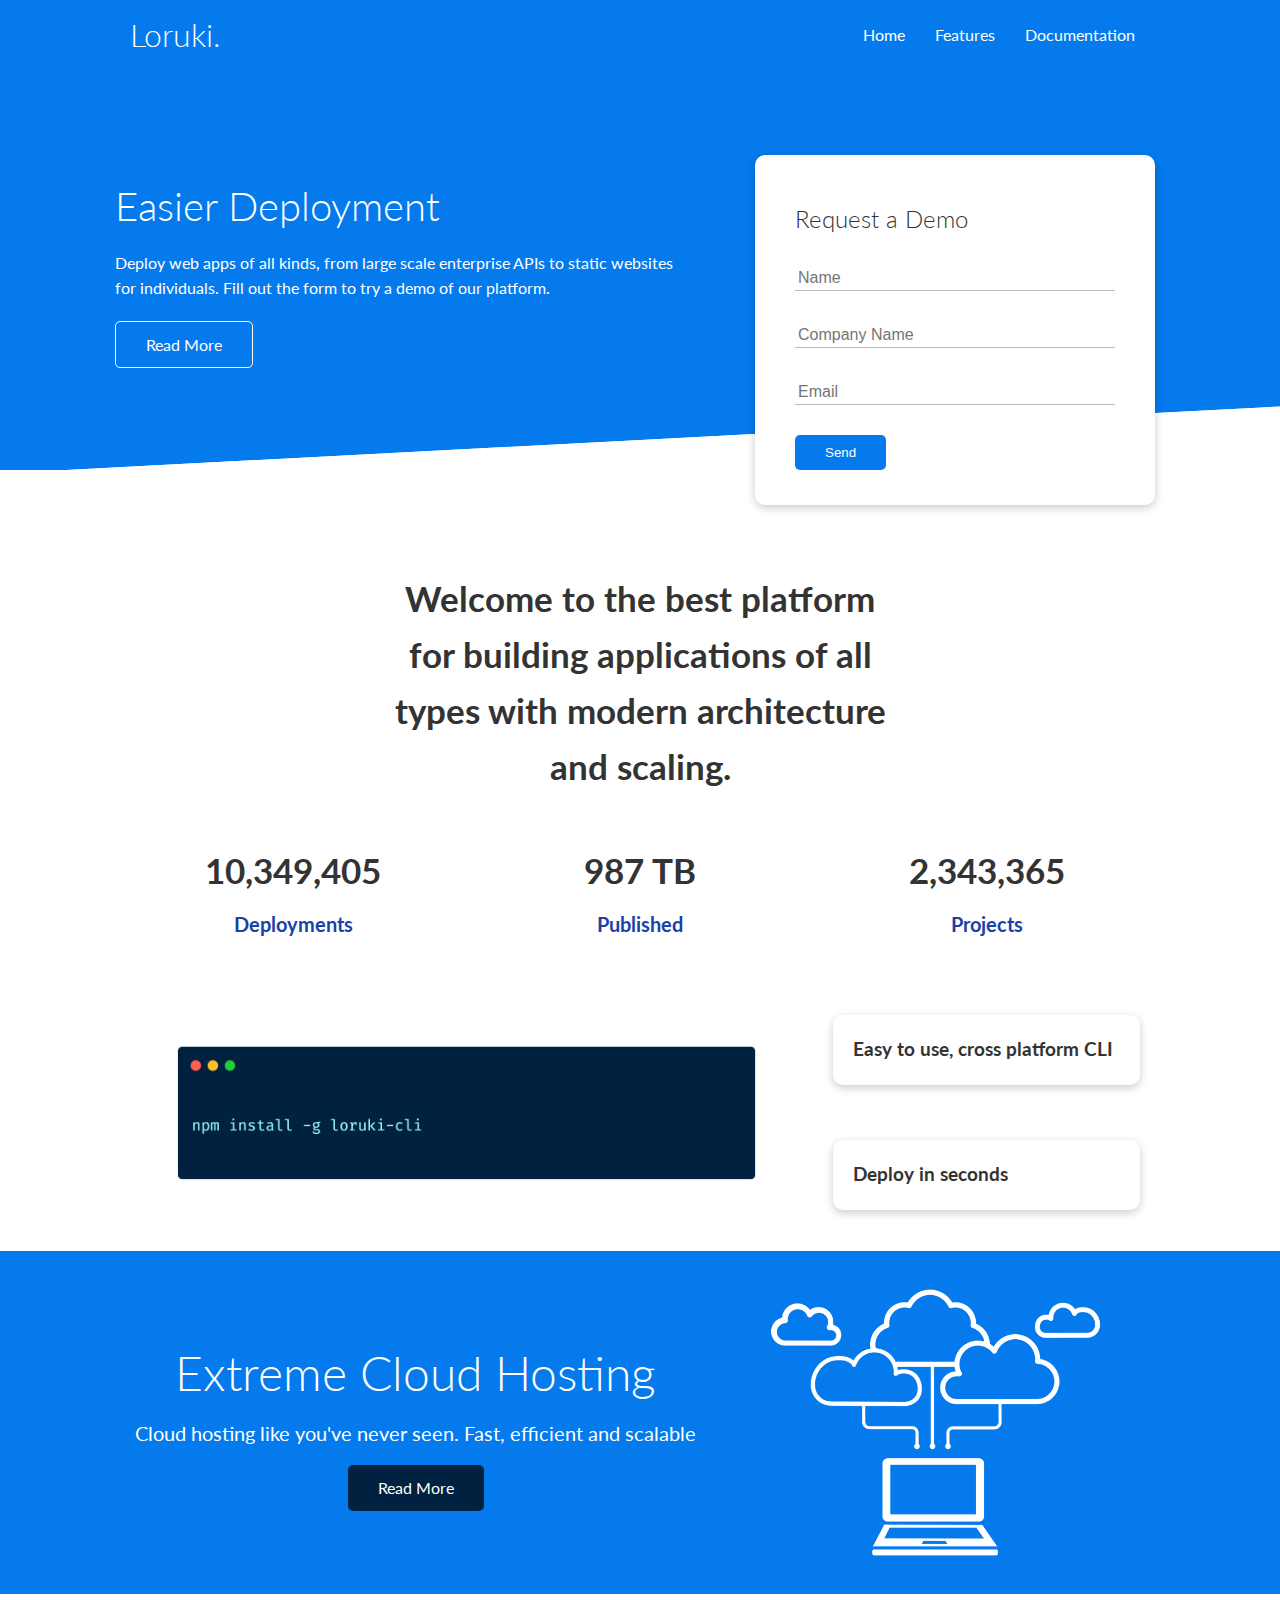
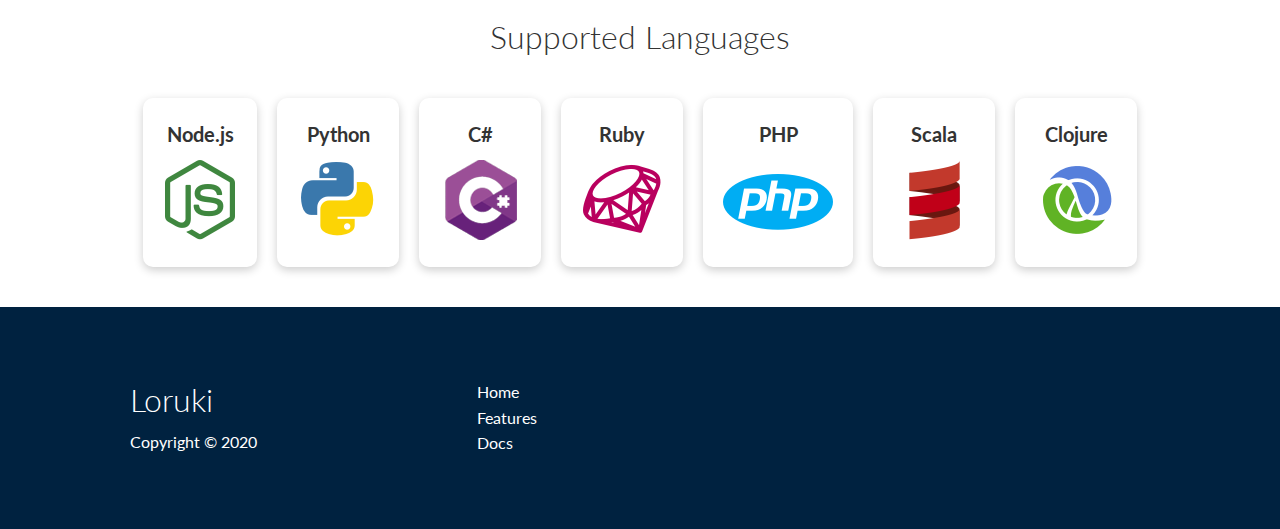
<file: index.html>
<!DOCTYPE html>
<html lang="en">
<head>
    <meta charset="UTF-8">
    <meta name="viewport" content="width=device-width, initial-scale=1.0">
    <link rel="stylesheet" href="https://cdnjs.cloudflare.com/ajax/libs/font-awesome/5.15.1/css/all.min.css" integrity="sha512-+4zCK9k+qNFUR5X+cKL9EIR+ZOhtIloNl9GIKS57V1MyNsYpYcUrUeQc9vNfzsWfV28IaLL3i96P9sdNyeRssA==" crossorigin="anonymous" />
    <link rel="stylesheet" href="css/utilities.css">
    <link rel="stylesheet" href="css/style.css">
    <title>Loruki | Cloud Hosting For Everyone</title>
</head>
<body>
    <!-- Navbar -->
    <div class="navbar">
        <div class="container flex">
            <h1 class="logo">Loruki.</h1>
            <nav>
                <ul>
                    <li><a href="index.html">Home</a></li>
                    <li><a href="features.html">Features</a></li>
                    <li><a href="docs.html">Documentation</a></li>
                </ul>
            </nav>
        </div>
    </div>

    <!-- Showcase -->
    <section class="showcase">
        <div class="container grid">
            <div class="showcase-text">
                <h1>Easier Deployment</h1>
                <p>Deploy web apps of all kinds, from large scale enterprise APIs to static websites for individuals. Fill out the form to try a demo of our platform.</p>
                <a href="features.html" class="btn btn-outline">Read More</a>
            </div>

            <div class="showcase-form card">
                <h2>Request a Demo</h2>
                <form name="contact" netlify>
                <!-- <form name="contact" method="POST" netlify-honeypot="bot-field" data-netlify="true">
                    <input type="hidden" name="form-name" value="contact">
                    <p class="hidden">
                        <label>Don't fill this out if you're human: <input name="bot-field" /></label>
                    </p> -->
                    <div class="form-control">
                        <input type="text" name="name" placeholder="Name" required>
                    </div>
                    <div class="form-control">
                        <input type="text" name="company" placeholder="Company Name" required>
                    </div>
                    <div class="form-control">
                        <input type="email" name="email" placeholder="Email" required>
                    </div>
                    <input type="submit" value="Send" class="btn btn-primary">
                </form>
            </div>
        </div>
    </section>

    <!-- Stats -->
    <section class="stats">
        <div class="container">
            <h3 class="stats-heading text-center my-1">
                Welcome to the best platform for building applications of all types with modern architecture and scaling.
            </h3>

            <div class="grid grid-3 text-center my-4">
                <div>
                    <i class="fas fa-server fa-3x"></i>
                    <h3>10,349,405</h3>
                    <p class="text-secondary">Deployments</p>
                </div>
                <div>
                    <i class="fas fa-upload fa-3x"></i>
                    <h3>987 TB</h3>
                    <p class="text-secondary">Published</p>
                </div>
                <div>
                    <i class="fas fa-project-diagram fa-3x"></i>
                    <h3>2,343,365</h3>
                    <p class="text-secondary">Projects</p>
                </div>
            </div>
        </div>
    </section>
    
    <!-- Cli -->
    <section class="cli">
        <div class="container grid">
            <img src="images/cli.png" alt="">
            <div class="card">
                <h3>Easy to use, cross platform CLI</h3>
            </div>
            <div class="card">
                <h3>Deploy in seconds</h3>
            </div>
        </div>
    </section>

    <!-- Cloud -->
    <section class="cloud bg-primary my-2 py-2">
        <div class="container grid">
            <div class="text-center">
                <h2 class="lg">Extreme Cloud Hosting</h2>
                <p class="lead my-1">Cloud hosting  like you've never seen. Fast, efficient and scalable</p>
                <a href="features.html" class="btn btn-dark">Read More</a>
            </div>
            <img src="images/cloud.png" alt="">
        </div>
    </section>

    <!-- Languages -->
    <section class="languages">
        <h2 class="md text-center my-2">
            Supported Languages
        </h2>
        <div class="container flex">
            <div class="card">
                <h4>Node.js</h4>
                <img src="images/logos/node.png" alt="">
            </div>
            <div class="card">
                <h4>Python</h4>
                <img src="images/logos/python.png" alt="">
            </div>
            <div class="card">
                <h4>C#</h4>
                <img src="images/logos/csharp.png" alt="">
            </div>
            <div class="card">
                <h4>Ruby</h4>
                <img src="images/logos/ruby.png" alt="">
            </div>
            <div class="card">
                <h4>PHP</h4>
                <img src="images/logos/php.png" alt="">
            </div>
            <div class="card">
                <h4>Scala</h4>
                <img src="images/logos/scala.png" alt="">
            </div>
            <div class="card">
                <h4>Clojure</h4>
                <img src="images/logos/clojure.png" alt="">
            </div>
        </div>
    </section>

    <!-- Footer -->
    <footer class="footer bg-dark py-5">
        <div class="container grid grid-3">
            <div>
                <h1>Loruki</h1>
                <p>Copyright &copy; 2020</p>  
            </div>
            <nav>
                <ul>
                    <li><a href="index.html">Home</a></li>
                    <li><a href="features.html">Features</a></li>
                    <li><a href="docs.html">Docs</a></li>
                </ul>
            </nav>
            <div class="social">
                <a href="#"><i class="fab fa-github fa-2x"></i></a>
                <a href="#"><i class="fab fa-facebook fa-2x"></i></a>
                <a href="#"><i class="fab fa-instagram fa-2x"></i></a>
                <a href="#"><i class="fab fa-twitter fa-2x"></i></a>
            </div>
        </div>
    </footer>
</body>
</html>
</file>
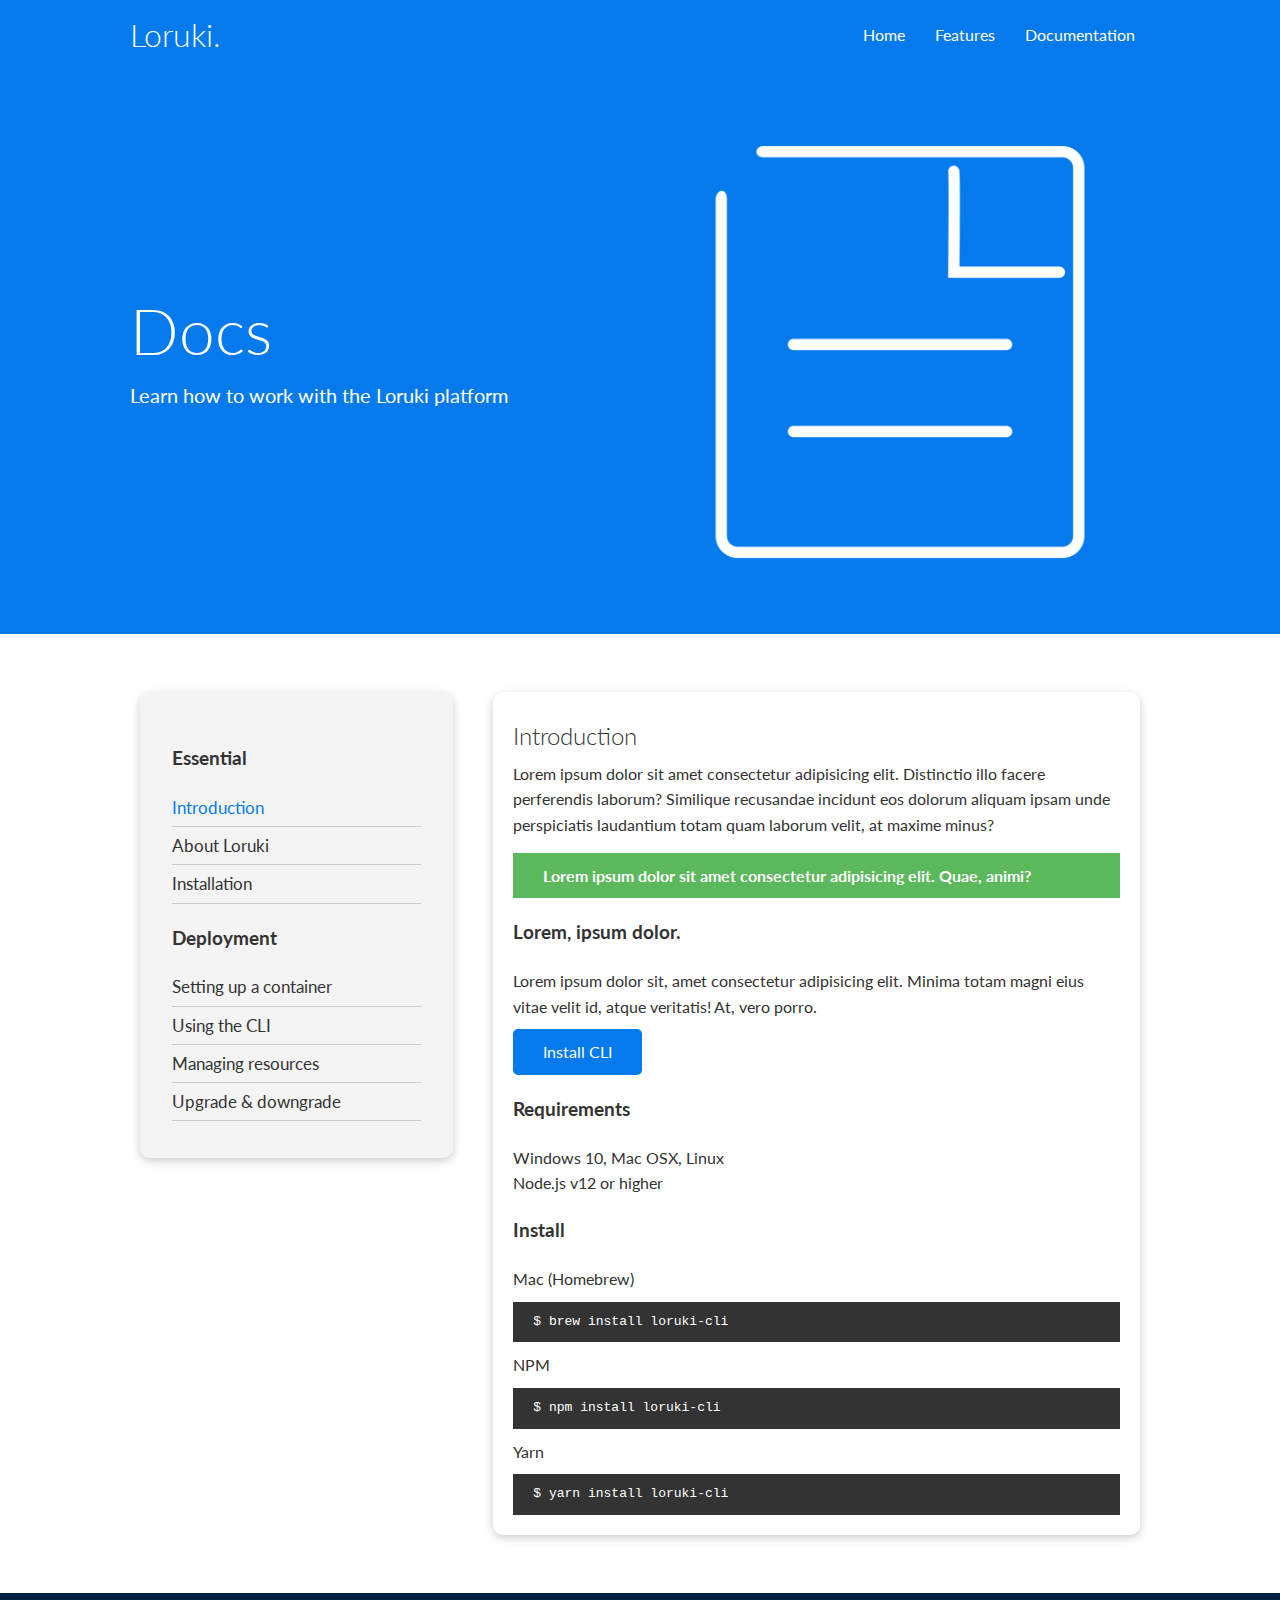
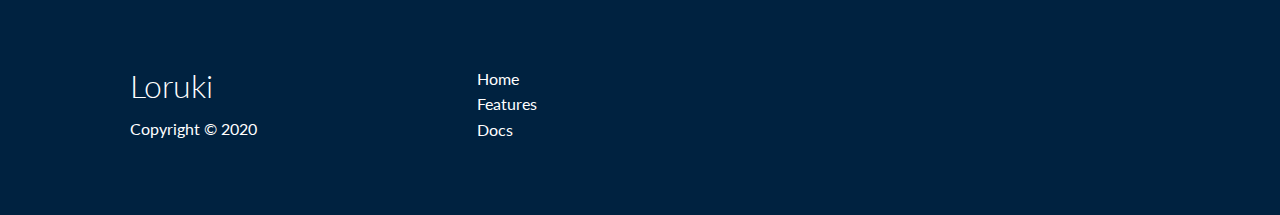
<file: docs.html>
<!DOCTYPE html>
<html lang="en">
<head>
    <meta charset="UTF-8">
    <meta name="viewport" content="width=device-width, initial-scale=1.0">
    <link rel="stylesheet" href="https://cdnjs.cloudflare.com/ajax/libs/font-awesome/5.15.1/css/all.min.css" integrity="sha512-+4zCK9k+qNFUR5X+cKL9EIR+ZOhtIloNl9GIKS57V1MyNsYpYcUrUeQc9vNfzsWfV28IaLL3i96P9sdNyeRssA==" crossorigin="anonymous" />
    <link rel="stylesheet" href="css/utilities.css">
    <link rel="stylesheet" href="css/style.css">
    <title>Loruki | Cloud Hosting For Everyone</title>
</head>
<body>
    <!-- Navbar -->
    <div class="navbar">
        <div class="container flex">
            <h1 class="logo">Loruki.</h1>
            <nav>
                <ul>
                    <li><a href="index.html">Home</a></li>
                    <li><a href="features.html">Features</a></li>
                    <li><a href="docs.html">Documentation</a></li>
                </ul>
            </nav>
        </div>
    </div>

    <!-- Head -->
    <section class="docs-head bg-primary py-3">
        <div class="container grid">
            <div>
                <h1 class="xl">Docs</h1>
                <p class="lead">
                    Learn how to work with the Loruki platform
                </p>
            </div>
            <img src="images/docs.png" alt="">
        </div>
    </section>

    <!-- Docs main -->
    <section class="docs-main my-4">
        <div class="container grid">
            <div class="card bg-light p-3">
                <h3 class="my-2">Essential</h3>
                <nav>
                    <ul>
                        <li><a class="text-primary" href="#">Introduction</a></li>
                        <li><a href="#">About Loruki</a></li>
                        <li><a href="#">Installation</a></li>
                    </ul>
                </nav>

                <h3 class="my-2">Deployment</h3>
                <nav>
                    <ul>
                        <li><a href="#">Setting up a container</a></li>
							<li><a href="#">Using the CLI</a></li>
							<li><a href="#">Managing resources</a></li>
							<li><a href="#">Upgrade & downgrade</a></li>
                    </ul>
                </nav>
            </div>
            <div class="card">
                <h2>Introduction</h2>
                <p>Lorem ipsum dolor sit amet consectetur adipisicing elit. Distinctio illo facere perferendis laborum? Similique recusandae incidunt eos dolorum aliquam ipsam unde perspiciatis laudantium totam quam laborum velit, at maxime minus?</p>

                <div class="alert alert-success">
                    <i class="fas fa-info"></i> Lorem ipsum dolor sit amet consectetur adipisicing elit. Quae, animi?
                </div>

                <h3>Lorem, ipsum dolor.</h3>
                <p>Lorem ipsum dolor sit, amet consectetur adipisicing elit. Minima totam magni eius vitae velit id, atque veritatis! At, vero porro.</p>
                <a href="#" class="btn btn-primary">Install CLI</a>

                <h3>Requirements</h3>
                <ul>
                    <li>Windows 10, Mac OSX, Linux</li>
                    <li>Node.js v12 or higher</li>
                </ul>

                <h3>Install</h3>
                <p>Mac (Homebrew)</p>
                <pre><code>$ brew install loruki-cli</code></pre>
                <p>NPM</p>
                <pre><code>$ npm install loruki-cli</code></pre>
                <p>Yarn</p>
                <pre><code>$ yarn install loruki-cli</code></pre>

            </div>
        </div>
    </section>

    <!-- Footer -->
    <footer class="footer bg-dark py-5">
        <div class="container grid grid-3">
            <div>
                <h1>Loruki</h1>
                <p>Copyright &copy; 2020</p>  
            </div>
            <nav>
                <ul>
                    <li><a href="index.html">Home</a></li>
                    <li><a href="features.html">Features</a></li>
                    <li><a href="docs.html">Docs</a></li>
                </ul>
            </nav>
            <div class="social">
                <a href="#"><i class="fab fa-github fa-2x"></i></a>
                <a href="#"><i class="fab fa-facebook fa-2x"></i></a>
                <a href="#"><i class="fab fa-instagram fa-2x"></i></a>
                <a href="#"><i class="fab fa-twitter fa-2x"></i></a>
            </div>
        </div>
    </footer>
</body>
</html>
</file>
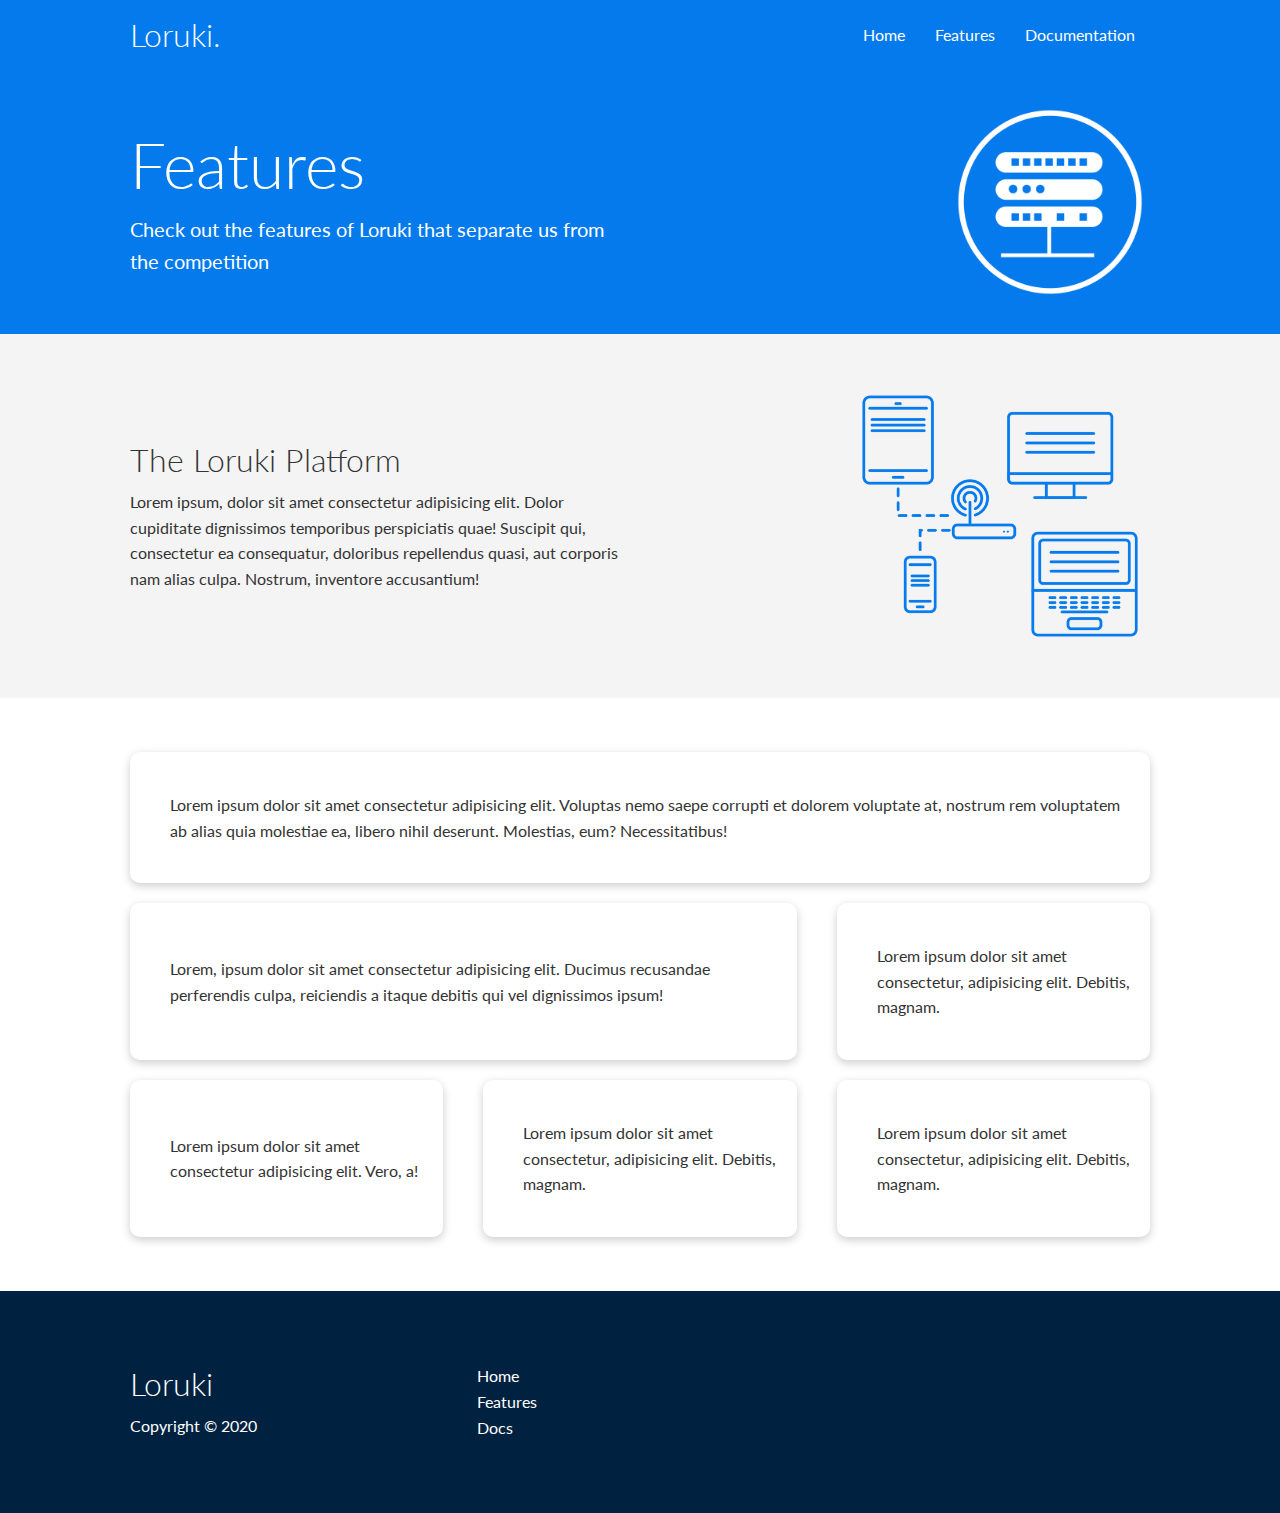
<file: features.html>
<!DOCTYPE html>
<html lang="en">
<head>
    <meta charset="UTF-8">
    <meta name="viewport" content="width=device-width, initial-scale=1.0">
    <link rel="stylesheet" href="https://cdnjs.cloudflare.com/ajax/libs/font-awesome/5.15.1/css/all.min.css" integrity="sha512-+4zCK9k+qNFUR5X+cKL9EIR+ZOhtIloNl9GIKS57V1MyNsYpYcUrUeQc9vNfzsWfV28IaLL3i96P9sdNyeRssA==" crossorigin="anonymous" />
    <link rel="stylesheet" href="css/utilities.css">
    <link rel="stylesheet" href="css/style.css">
    <title>Loruki | Cloud Hosting For Everyone</title>
</head>
<body>
    <!-- Navbar -->
    <div class="navbar">
        <div class="container flex">
            <h1 class="logo">Loruki.</h1>
            <nav>
                <ul>
                    <li><a href="index.html">Home</a></li>
                    <li><a href="features.html">Features</a></li>
                    <li><a href="docs.html">Documentation</a></li>
                </ul>
            </nav>
        </div>
    </div>

    <!-- Head -->
    <section class="features-head bg-primary py-3">
        <div class="container grid">
            <div>
                <h1 class="xl">Features</h1>
                <p class="lead">
                    Check out the features of Loruki that separate us from the
						competition
                </p>
            </div>
            <img src="images/server.png" alt="">
        </div>
    </section>

    <!-- Sub head -->
    <section class="features-sub-head bg-light py-3">
        <div class="container grid">
            <div>
                <h1 class="md">The Loruki Platform</h1>
                <p>
                    Lorem ipsum, dolor sit amet consectetur adipisicing elit. Dolor cupiditate dignissimos temporibus perspiciatis quae! Suscipit qui, consectetur ea consequatur, doloribus repellendus quasi, aut corporis nam alias culpa. Nostrum, inventore accusantium!
                </p>
            </div>
            <img src="images/server2.png" alt="">
        </div>
    </section>

    <section class="features-main my-2">
        <div class="container grid grid-3">
            <div class="card flex">
                <i class="fas fa-server fa-3x"></i>
                <p>Lorem ipsum dolor sit amet consectetur adipisicing elit. Voluptas nemo saepe corrupti et dolorem voluptate at, nostrum rem voluptatem ab alias quia molestiae ea, libero nihil deserunt. Molestias, eum? Necessitatibus!</p>
            </div>
            <div class="card flex">
                <i class="fas fa-network-wired fa-3x"></i>
                <p>
                    Lorem, ipsum dolor sit amet consectetur adipisicing elit. Ducimus
                    recusandae perferendis culpa, reiciendis a itaque debitis qui vel
                    dignissimos ipsum!
                </p>
            </div>
            <div class="card flex">
                <i class="fas fa-laptop-code fa-3x"></i>
                <p>
                    Lorem ipsum dolor sit amet consectetur, adipisicing elit. Debitis,
                    magnam.
                </p>
            </div>
            <div class="card flex">
                <i class="fas fa-database fa-3x"></i>
                <p>
                    Lorem ipsum dolor sit amet consectetur adipisicing elit. Vero, a!
                </p>
            </div>
            <div class="card flex">
                <i class="fas fa-power-off fa-3x"></i>
                <p>
                    Lorem ipsum dolor sit amet consectetur, adipisicing elit. Debitis,
                    magnam.
                </p>
            </div>
            <div class="card flex">
                <i class="fas fa-upload fa-3x"></i>
                <p>
                    Lorem ipsum dolor sit amet consectetur, adipisicing elit. Debitis,
                    magnam.
                </p>
            </div>
        </div>
    </section>

    <!-- Footer -->
    <footer class="footer bg-dark py-5">
        <div class="container grid grid-3">
            <div>
                <h1>Loruki</h1>
                <p>Copyright &copy; 2020</p>  
            </div>
            <nav>
                <ul>
                    <li><a href="index.html">Home</a></li>
                    <li><a href="features.html">Features</a></li>
                    <li><a href="docs.html">Docs</a></li>
                </ul>
            </nav>
            <div class="social">
                <a href="#"><i class="fab fa-github fa-2x"></i></a>
                <a href="#"><i class="fab fa-facebook fa-2x"></i></a>
                <a href="#"><i class="fab fa-instagram fa-2x"></i></a>
                <a href="#"><i class="fab fa-twitter fa-2x"></i></a>
            </div>
        </div>
    </footer>
</body>
</html>
</file>
<file: css/utilities.css>
.container {
    max-width: 1100px;
    margin: 0 auto;
    overflow: auto;
    padding: 0 40px;
}

.card {
    background-color: #fff;
    color: #333;
    border-radius: 10px;
    box-shadow: 0 3px 10px rgba(0, 0, 0, 0.2);
    padding: 20px;
    margin: 10px;
}

.btn {
    display: inline-block;
    padding: 10px 30px;
    cursor: pointer;
    background: var(--primary-color);
    color: #fff;
    border: none;
    border-radius: 5px;
}

.btn-outline {
    background-color: transparent;
    border: 1px #fff solid;
}

.btn:hover {
    transform: scale(0.98);
}

/* Backgrounds & colored buttons */
.bg-primary,
.btn-primary {
    background-color: var(--primary-color);
    color: #fff;
}

.bg-secondary,
.btn-secondary {
    background-color: var(--secondary-color);
    color: #fff;
}

.bg-dark,
.btn-dark {
    background-color: var(--dark-color);
    color: #fff;
}


.bg-light,
.btn-light {
    background-color: var(--light-color);
    color: #333;
}

.bg-primary a,
.btn-primary a,
.bg-secondary a,
.btn-secondary a,
.bg-dark a,
.btn-dark a {
  color: #fff;
}

/* Text colors */
.text-primary {
    color: var(--primary-color);
}

.text-secondary {
    color: var(--secondary-color);
}

.text-dark {
    color: var(--dark-color);
}

.text-light {
    color: var(--light-color);
}

/* Text sizes */
.lead {
    font-size: 20px;
}

.sm {
    font-size: 1rem;
}

.md {
    font-size: 2rem;
}

.lg {
    font-size: 3rem;
}

.xl {
    font-size: 4rem;
}

.text-center {
    text-align: center;
}

/* Alert */
.alert {
    background-color: var(--light-color);
    padding: 10px 20px;
    font-weight: bold;
    margin: 15px 0;
}

.alert i {
    margin-right: 10px;
}

.alert-success {
    background-color: var(--success-color);
    color: #fff;
}

.alert-error {
    background-color: var(--error-color);
    color: #fff;
}

.flex {
    display: flex;
    justify-content: center;
    align-items: center;
    height: 100%;
}

.grid {
    display: grid;
    grid-template-columns: repeat(2, 1fr);
    gap: 20px;
    justify-content: center;
    align-items: center;
    height: 100%;
}

.grid-3 {
    grid-template-columns: repeat(3, 1fr);
}

/* Margin */
.my-1 {
    margin: 1rem 0;
}

.my-2 {
    margin: 1.5rem 0;
}

.my-3 {
    margin: 2rem 0;
}

.my-4 {
    margin: 3rem 0;
}

.my-5 {
    margin: 4rem 0;
}

.m-1 {
    margin: 1rem;
  }
  
.m-2 {
    margin: 1.5rem;
}
  
.m-3 {
    margin: 2rem;
}
  
.m-4 {
    margin: 3rem;
}

.m-5 {
    margin: 4rem;
}

/* Padding */
.py-1 {
    padding: 1rem 0;
}

.py-2 {
    padding: 1.5rem 0;
}

.py-3 {
    padding: 2rem 0;
}

.py-4 {
    padding: 3rem 0;
}

.py-5 {
    padding: 4rem 0;
}

.p-1 {
    padding: 1rem;
}

.p-2 {
    padding: 1.5rem;
}

.p-3 {
    padding: 2rem;
}

.p-4 {
    padding: 3rem;
}

.p-5 {
    padding: 4rem;
}
</file>
<file: css/style.css>
@import url('https://fonts.googleapis.com/css2?family=Lato:wght@300&display=swap');

:root {
    --primary-color: #047aed;
    --secondary-color: #1c3fa8;
    --dark-color: #002240;
    --light-color: #f4f4f4;
    --success-color: #5cb85c;
    --error-color: #d9534f;
}

* {
    box-sizing: border-box;
    padding: 0;
    margin: 0;
}

body {
    font-family: 'Lato', sans-serif;
    color: #333;
    line-height: 1.6;
}

ul {
    list-style-type: none;
}

a {
    text-decoration: none;
    color: #333;
}

h1,
h2 {
    font-weight: 300;
    line-height: 1.2;
    margin: 10px 0;
}

p {
    margin: 10px 0;
}

img {
    width: 100%;
}

code, pre {
    background: #333;
    color: #fff;
    padding: 10px;
}

.hidden {
    visibility: hidden;
    height: 0;
}

/* Navbar */
.navbar {
    background-color: var(--primary-color);
    color: #fff;
    height: 70px;
}

.navbar ul {
    display: flex;
}

.navbar a {
    color: #fff;
    padding: 10px;
    margin: 0 5px;
}

.navbar a:hover {
    border-bottom: 2px #fff solid;
}

.navbar .flex {
    justify-content: space-between;
}

/* Showcase */
.showcase {
    height: 400px;
    background-color: var(--primary-color);
    color: #fff;
    position: relative;
}

.showcase h1 {
    font-size: 40px;
}

.showcase p {
    margin: 20px 0;
}

.showcase .grid {
    overflow: visible;
    grid-template-columns: 55% 45%;
    gap: 30px;
}

.showcase-text {
    animation: slideInFromLeft 1s ease-in;
}

.showcase-form {
    position: relative;
    top: 60px;
    height: 350px;
    width: 400px;
    padding: 40px;
    z-index: 100;
    justify-self: flex-end;
    animation: slideInFromRight 1s ease-in;
}

.showcase-form .form-control {
    margin: 30px 0;
}

.showcase-form input[type='text'],
.showcase-form input[type='email'] {
    border: 0;
    border-bottom: 1px solid #b4becb;
    width: 100%;
    padding: 3px;
    font-size: 16px;
}

.showcase-form input:focus {
    outline: none;
}

.showcase::before,
.showcase::after {
    content: '';
    position: absolute;
    height: 100px;
    bottom: -70px;
    right: 0;
    left: 0;
    background: #fff;
    transform: skewY(-3deg);
    -webkit-transform: skewY(-3deg);
    -moz-transform: skewY(-3deg);
    -ms-transform: skewY(-3deg);
}

/* Stats */
.stats {
    padding-top: 100px;
    animation: slideInFromBottom 1s ease-in;
}

.stats-heading {
    max-width: 500px;
    margin: auto;
}

.stats h3 {
    font-size: 35px;
}

.stats .grid p {
    font-size: 20px;
    font-weight: bold;
}

/* Cli */
.cli .grid {
    grid-template-columns: repeat(3, 1fr);
    grid-template-rows: repeat(2, 1fr);
}

.cli .grid > *:first-child {
    grid-column: 1 / span 2;
    grid-row: 1 / span 2;
}

/* Cloud */
.cloud .grid {
    grid-template-columns: 4fr 3fr;
}

/* Languages */
.languages .flex {
    flex-wrap: wrap;
}

.languages .card {
    text-align: center;
    margin: 18px 10px 40px;
    transition: transform 0.2s ease-in;
}

.languages .card h4 {
    font-size: 20px;
    margin-bottom: 10px;
}

.languages .card:hover {
    transform: translateY(-15px);
}

/* Features */
.features-head img,
.doc-head img {
    width: 200px;
    justify-self: flex-end;
}

.features-sub-head img {
    width: 300px;
    justify-self: flex-end;
}

.features-main .card > i {
    margin-right: 20px;
}

.features-main .grid {
    padding: 30px;
}

.features-main .grid > *:first-child {
    grid-column: 1 / span 3;
}

.features-main .grid > *:nth-child(2) {
    grid-column: 1 / span 2;
}

/* Docs */
.docs-main h3 {
    margin: 20px 0;
}

.docs-main .grid {
    grid-template-columns: 1fr 2fr;
    align-items: flex-start;
}

.docs-main nav li {
    font-size: 17px;
    padding-bottom: 5px;
    margin-bottom: 5px;
    border-bottom: 1px #ccc solid;
}

.docs-main a:hover {
    font-weight: bold;
}

/* Footer */
.footer .social a {
    margin: 0 10px;
}

/* Animations */
@keyframes slideInFromLeft {
    0% {
        transform: translateX(-100%);
    }

    100% {
        transform: translateX(0);
    }
}

@keyframes slideInFromRight {
    0% {
        transform: translateX(100%);
    }

    100% {
        transform: translateX(0);
    }
}

@keyframes slideInFromTop {
    0% {
        transform: translateY(-100%);
    }

    100% {
        transform: translateX(0);
    }
}

@keyframes slideInFromBottom {
    0% {
        transform: translateY(100%);
    }

    100% {
        transform: translateX(0);
    }
}

/* Tablets and under */
@media(max-width: 768px) {
    .grid,
    .showcase .grid,
    .stats .grid,
    .cli .grid,
    .cloud .grid,
    .features-main .grid,
    .docs-main .grid {
        grid-template-columns: 1fr;
        grid-template-rows: 1fr;
    }

    .showcase {
        height: auto;
    }

    .showcase-text {
        text-align: center;
        margin-top: 40px;
        animation: slideInFromTop 1s ease-in;
    }

    .showcase-form {
        justify-self: center;
        margin: auto;
        animation: slideInFromBottom 1s ease-in;
    }

    .cli .grid > *:first-child {
        grid-column: 1;
        grid-row: 1;
    }

    .features-head,
    .features-sub-head,
    .docs-head {
        text-align: center;
    }
  
    .features-head img,
    .features-sub-head img,
    .docs-head img {
        justify-self: center;
    }

    .features-main .grid > *:first-child,
    .features-main .grid > *:nth-child(2) {
        grid-column: 1;
    }
}

/* Mobile */
@media(max-width: 500px) {
    .navbar {
        height: 110px;
    }

    .navbar .flex {
        flex-direction: column;
    }

    .navbar ul {
        padding: 10px;
        background-color: rgba(0, 0, 0, 0.1);
    }

    .showcase-form {
        width: 300px;
    }
}
</file>
